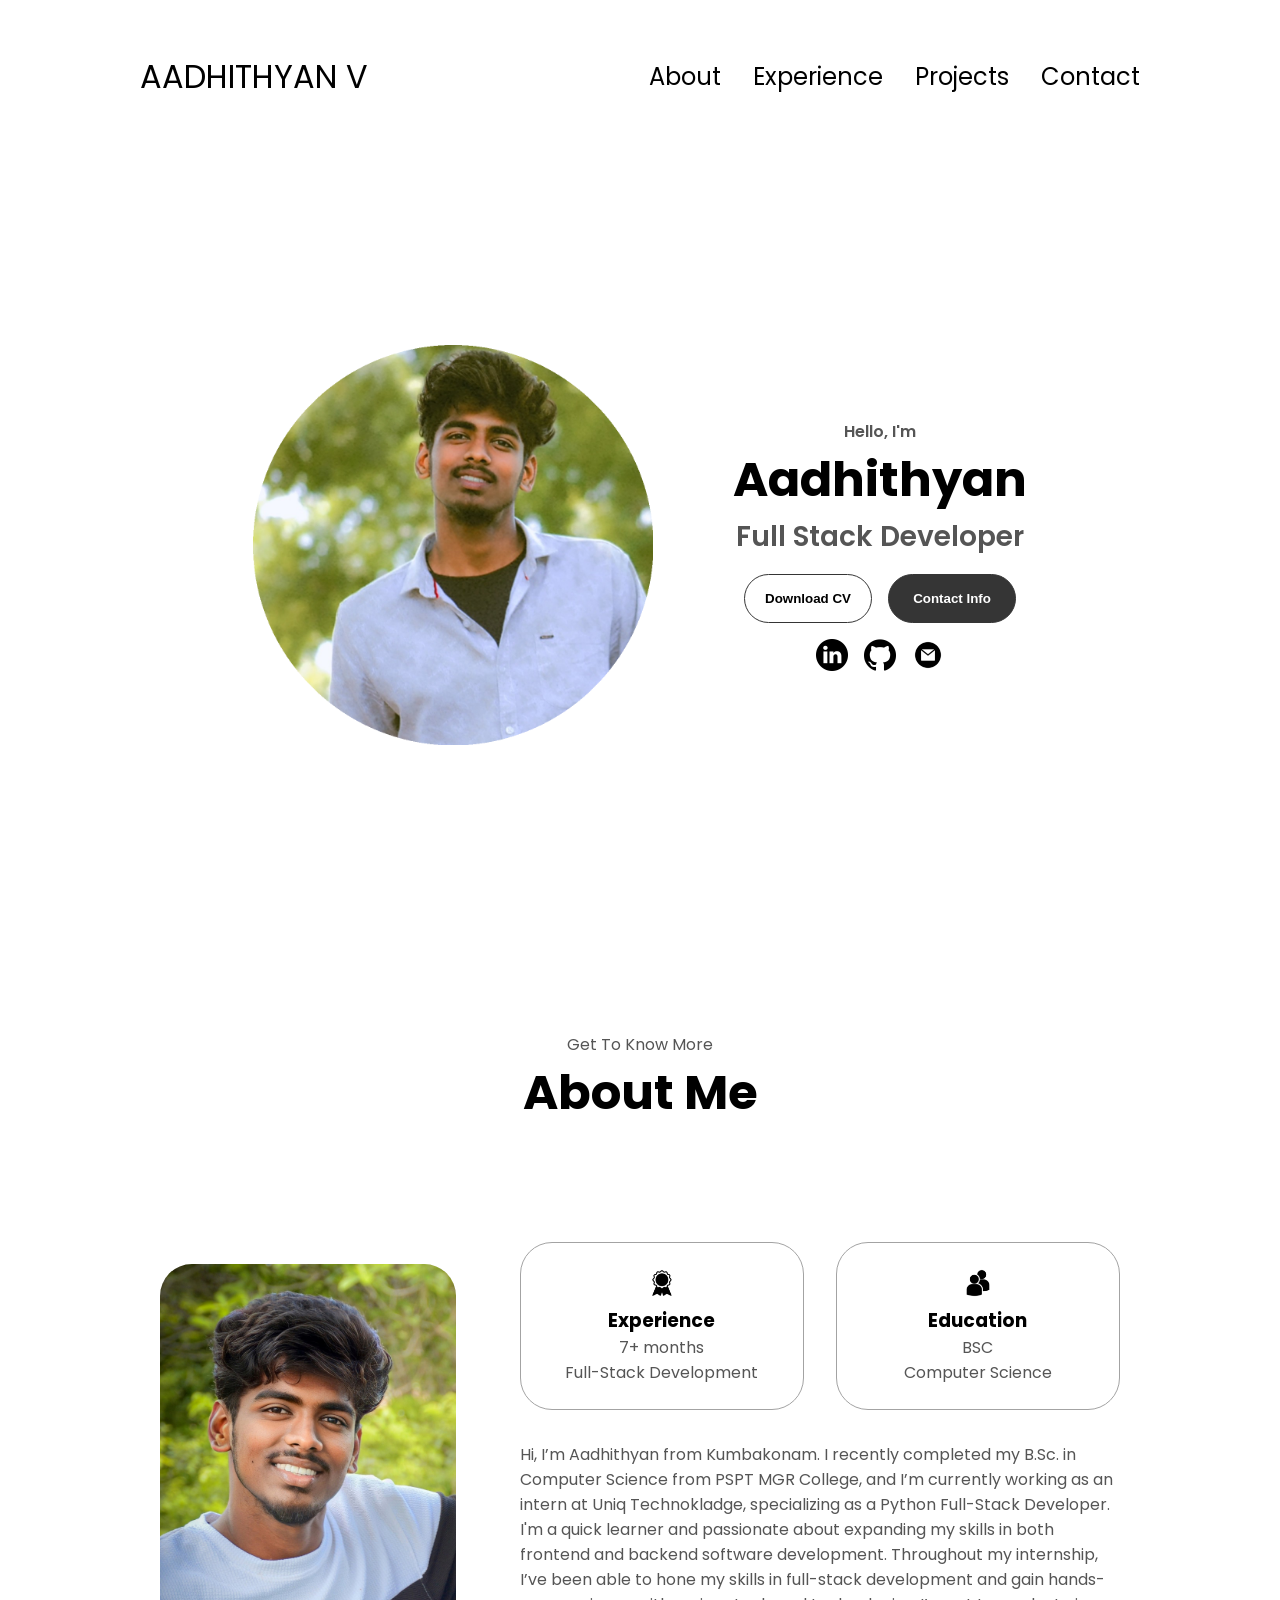
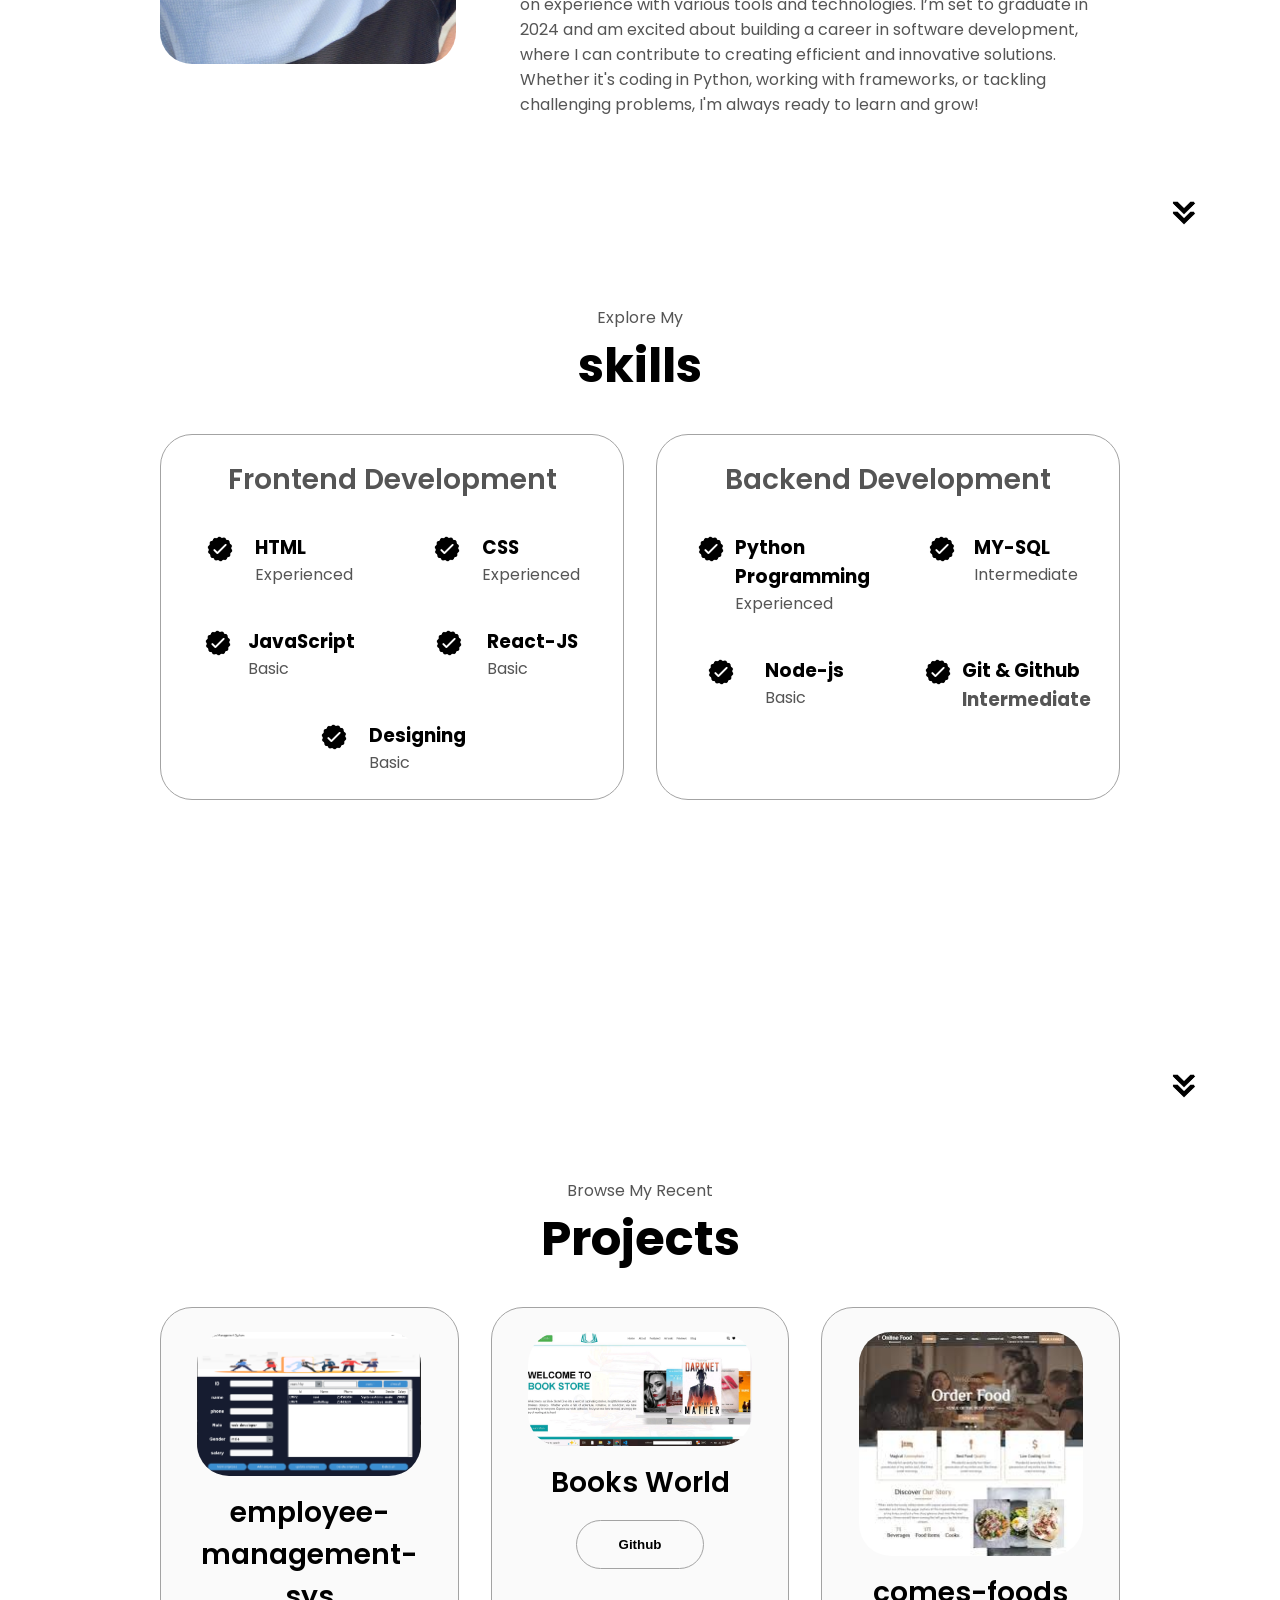
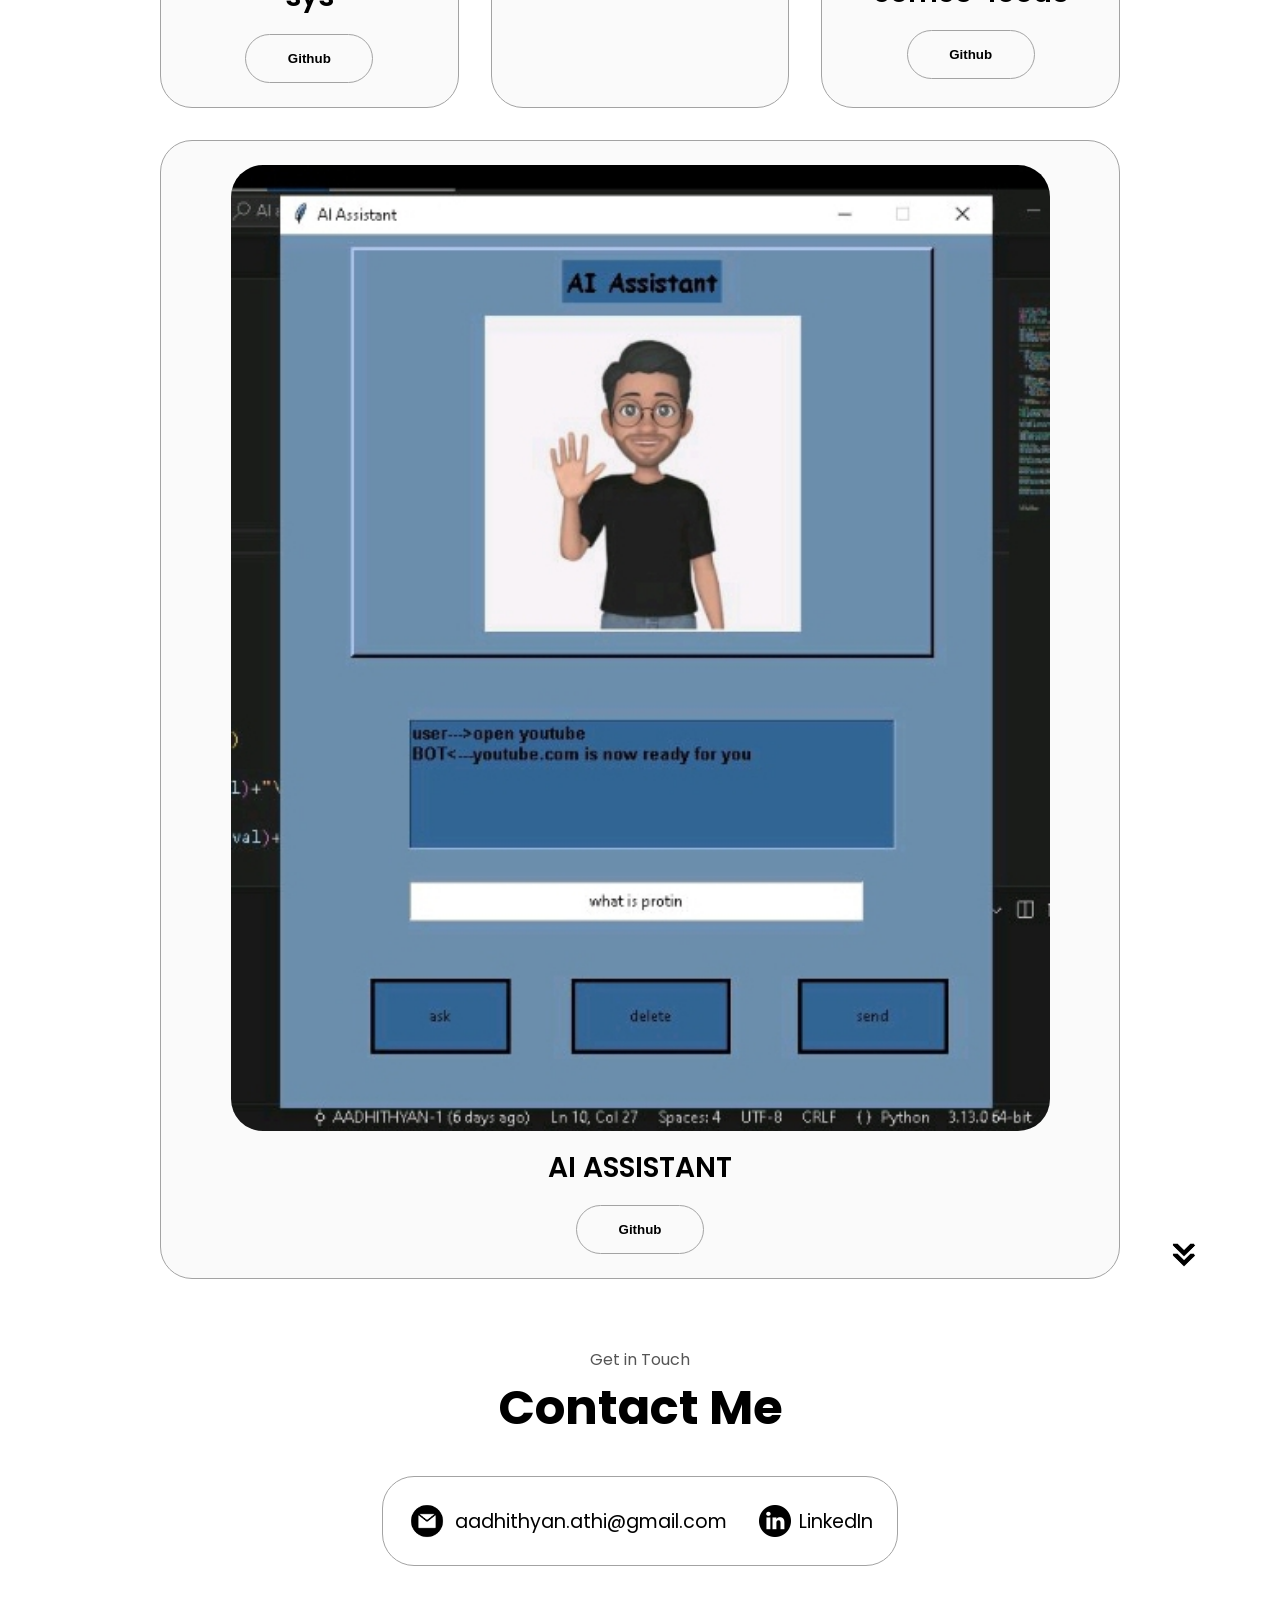
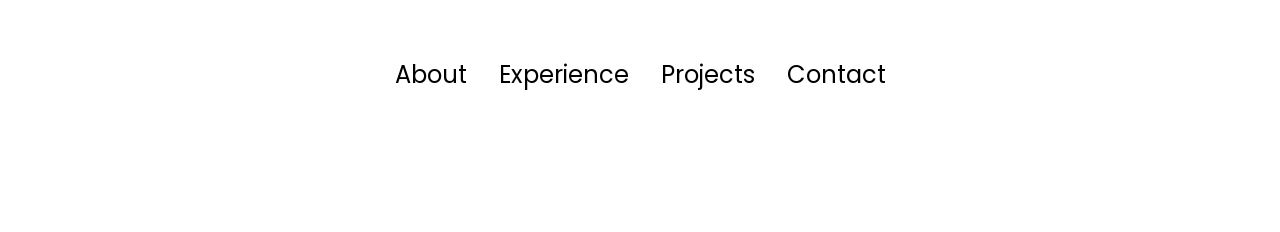
<file: index.html>
<!DOCTYPE html>
<html lang="en">
  <head>
    <meta charset="UTF-8" />
    <meta http-equiv="X-UA-Compatible" content="IE=edge" />
    <meta name="viewport" content="width=device-width, initial-scale=1.0" />
    <title>My Portfolio</title>
    <link rel="stylesheet" href="style.css" />
    <link rel="stylesheet" href="mediaqueries.css" />
  </head>
  <body>
    <nav id="desktop-nav">
      <div class="logo">AADHITHYAN V</div>
      <div>
        <ul class="nav-links">
          <li><a href="#about">About</a></li>
          <li><a href="#experience">Experience</a></li>
          <li><a href="#projects">Projects</a></li>
          <li><a href="#contact">Contact</a></li>
        </ul>
      </div>
    </nav>
    <nav id="hamburger-nav">
      <div class="logo">Aadhithyan</div>
      <div class="hamburger-menu">
        <div class="hamburger-icon" onclick="toggleMenu()">
          <span></span>
          <span></span>
          <span></span>
        </div>
        <div class="menu-links">
          <li><a href="#about" onclick="toggleMenu()">About</a></li>
          <li><a href="#experence" onclick="toggleMenu()">Experience</a></li>
          <li><a href="#projects" onclick="toggleMenu()">Projects</a></li>
          <li><a href="#contact" onclick="toggleMenu()">Contact</a></li>
        </div>
      </div>
    </nav>
    <section id="profile">
      <div class="section__pic-container">
        <img src="./assets/round_image (1).png" alt="aadhi profile picture" />
      </div>
      <div class="section__text">
        <p class="section__text__p1">Hello, I'm</p>
        <h1 class="title">Aadhithyan</h1>
        <p class="section__text__p2">Full Stack Developer</p>
        <div class="btn-container">
          <button
            class="btn btn-color-2"
            onclick="window.open('./assets/aadhiresume.pdf')"
          >
            Download CV
          </button>
          <button class="btn btn-color-1" onclick="location.href='./#contact'">
            Contact Info
          </button>
        </div>
        <div id="socials-container">
          <img
            src="./assets/linkedin.png"
            alt="My LinkedIn profile"
            class="icon"
            onclick="location.href='https://www.linkedin.com/in/aadhiaadhi'"
          />
          <img
            src="./assets/github.png"
            alt="My Github profile"
            class="icon"
            onclick="location.href='https://github.com/AADHITHYAN-1'"
          />
          <img 
          src="./assets/email.png"
          alt="my email"
          class="icon"
          onclick="location.href='mailto:aadhithyan.athi@gmail.com'">
        </div>
      </div>
    </section>
    <section id="about">
      <p class="section__text__p1">Get To Know More</p>
      <h1 class="title">About Me</h1>
      <div class="section-container">
        <div class="section__pic-container">
          <img
            src="./assets/aadhi3.jpg"
            alt="Profile picture"
            class="about-pic"
          />
        </div>
        <div class="about-details-container">
          <div class="about-containers">
            <div class="details-container">
              <img
                src="./assets/experience.png"
                alt="Experience icon"
                class="icon"
              />
              <h3>Experience</h3>
              <p>7+ months <br />Full-Stack Development</p>
            </div>
            <div class="details-container">
              <img
                src="./assets/education.png"
                alt="Education icon"
                class="icon"
              />
              <h3>Education</h3>
              <p>BSC<br>Computer Science</p>
            </div>
          </div>
          <div class="text-container">
            <p> Hi, I’m Aadhithyan from Kumbakonam. I recently completed my B.Sc. in Computer Science from 
              PSPT MGR College, and I’m currently working as an intern at Uniq Technokladge, specializing 
              as a Python Full-Stack Developer.
              I'm a quick learner and passionate about expanding my skills in both frontend and backend 
              software development. Throughout my internship, I’ve been able to hone my skills in full-stack development
                and gain hands-on experience with various tools and technologies.
                I’m set to graduate in 2024 and am excited about building a career in software development, where I can contribute to creating efficient and innovative solutions. Whether it's coding in Python, working with frameworks, or tackling challenging problems,
                  I'm always ready to learn and grow!
            </p>
          </div>
        </div>
      </div>
      <img
        src="./assets/arrow.png"
        alt="Arrow icon"
        class="icon arrow"
        onclick="location.href='./#experience'"
      />
    </section>
    <section id="experience">
      <p class="section__text__p1">Explore My</p>
      <h1 class="title">skills</h1>
      <div class="experience-details-container">
        <div class="about-containers">
          <div class="details-container">
            <h2 class="experience-sub-title">Frontend Development</h2>
            <div class="article-container">
              <article>
                <img
                  src="./assets/checkmark.png"
                  alt="Experience icon"
                  class="icon"
                />
                <div>
                  <h3>HTML</h3>
                  <p>Experienced</p>
                </div>
              </article>
              <article>
                <img
                  src="./assets/checkmark.png"
                  alt="Experience icon"
                  class="icon"
                />
                <div>
                  <h3>CSS</h3>
                  <p>Experienced</p>
                </div>
              </article>
              <article>
                <img
                  src="./assets/checkmark.png"
                  alt="Experience icon"
                  class="icon"
                />
                <div>
                  <h3>JavaScript</h3>
                  <p>Basic</p>
                </div>
              </article>
              <article>
                <img
                  src="./assets/checkmark.png"
                  alt="Experience icon"
                  class="icon"
                />
                <div>
                  <h3>React-JS</h3>
                  <p>Basic</p>
                </div>
              </article>
              <article>
                <img
                  src="./assets/checkmark.png"
                  alt="Experience icon"
                  class="icon"
                />
                <div>
                  <h3>Designing</h3>
                  <p>Basic</p>
                </div>
              </article>
            </div>
          </div>
          <div class="details-container">
            <h2 class="experience-sub-title">Backend Development</h2>
            <div class="article-container">
              <article>
                <img
                  src="./assets/checkmark.png"
                  alt="Experience icon"
                  class="icon"
                />
                <div>
                  <h3>Python Programming</h3>
                  <p>Experienced</p>
                </div>
              </article>
              <article>
                <img
                  src="./assets/checkmark.png"
                  alt="Experience icon"
                  class="icon"
                />
                <div>
                  <h3>MY-SQL</h3>
                  <p>Intermediate</p>
                </div>
              </article>
              <article>
                <img
                  src="./assets/checkmark.png"
                  alt="Experience icon"
                  class="icon"
                />
                <div>
                  <h3>Node-js</h3>
                  <p>Basic</p>
                </div>
              </article>
              <article>
                <img
                  src="./assets/checkmark.png"
                  alt="Experience icon"
                  class="icon"
                />
                <div>
                  <h3>Git & Github<h3>
                  <p>Intermediate</p>
                </div>
              </article>
            </div>
          </div>
        </div>
      </div>
      <img
        src="./assets/arrow.png"
        alt="Arrow icon"
        class="icon arrow"
        onclick="location.href='./#projects'"
      />
    </section>
    <section id="projects">
      <p class="section__text__p1">Browse My Recent</p>
      <h1 class="title">Projects</h1>
      <div class="experience-details-container">
        <div class="about-containers">
          <div class="details-container color-container">
            <div class="article-container">
              <img
                src="./assets/emp000.png"
                alt="Project 1"
                class="project-img"
              />
            </div>
            <h2 class="experience-sub-title project-title">employee-management-sys<h2>
            <div class="btn-container">
              <button
                class="btn btn-color-2 project-btn"
                onclick="location.href='https://github.com/AADHITHYAN-1/employee-management-sys/tree/main/__pycache__'"
              >
                Github
            </button>
            </div>
          </div>
          <div class="details-container color-container">
            <div class="article-container">
              <img
                src="./assets/books pro.jpg"
                alt="Project 2"
                class="project-img"
              />
            </div>
            <h2 class="experience-sub-title project-title">Books World</h2>
            <div class="btn-container">
              <button
                class="btn btn-color-2 project-btn"
                onclick="location.href='https://github.com/AADHITHYAN-1/BOOKS-STORE'"
              >
                Github
              </button>

             
            </div>
          </div>
          <div class="details-container color-container">
            <div class="article-container">
              <img
                src="./assets/food.jpg"
                alt="Project 2"
                class="project-img"
              />
            </div>
            <h2 class="experience-sub-title project-title">comes-foods</h2>
            <div class="btn-container">
              <button
                class="btn btn-color-2 project-btn"
                onclick="location.href='https://github.com/AADHITHYAN-1/comes-foods-pro'"
              >
                Github
              </button>
            </div>
          </div>
          <div class="details-container color-container">
            <div class="article-container">
              <img
                src="./assets/pro.jpg"
                alt="Project 3"
                class="project-img"
              />
            </div>
            <h2 class="experience-sub-title project-title">AI ASSISTANT</h2>
            <div class="btn-container">
              <button
                class="btn btn-color-2 project-btn"
                onclick="location.href='https://github.com/AADHITHYAN-1/AI-assistant'"
              >
                Github
              </button>
            </div>
          </div>
        </div>
      </div>
      <img
        src="./assets/arrow.png"
        alt="Arrow icon"
        class="icon arrow"
        onclick="location.href='./#contact'"
      />
    </section>
    <section id="contact">
      <p class="section__text__p1">Get in Touch</p>
      <h1 class="title">Contact Me</h1>
      <div class="contact-info-upper-container">
        <div class="contact-info-container">
          <img
            src="./assets/email.png"
            alt="Email icon"
            class="icon contact-icon email-icon"
          />
          <p><a href="mailto:aadhithyan.athi@gmail.com">aadhithyan.athi@gmail.com</a></p>
        </div>
        <div class="contact-info-container">
          <img
            src="./assets/linkedin.png"
            alt="LinkedIn icon"
            class="icon contact-icon"
          />
          <p><a href="https://www.linkedin.com/in/aadhiaadhi">LinkedIn</a></p>
        </div>
      </div>
    </section>
    <footer>
      <nav>
        <div class="nav-links-container">
          <ul class="nav-links">
            <li><a href="#about">About</a></li>
            <li><a href="#experience">Experience</a></li>
            <li><a href="#projects">Projects</a></li>
            <li><a href="#contact">Contact</a></li>
          </ul>
        </div>
      </nav>
    </footer>
    <script src="script.js"></script>
  </body>
</html>
</file>
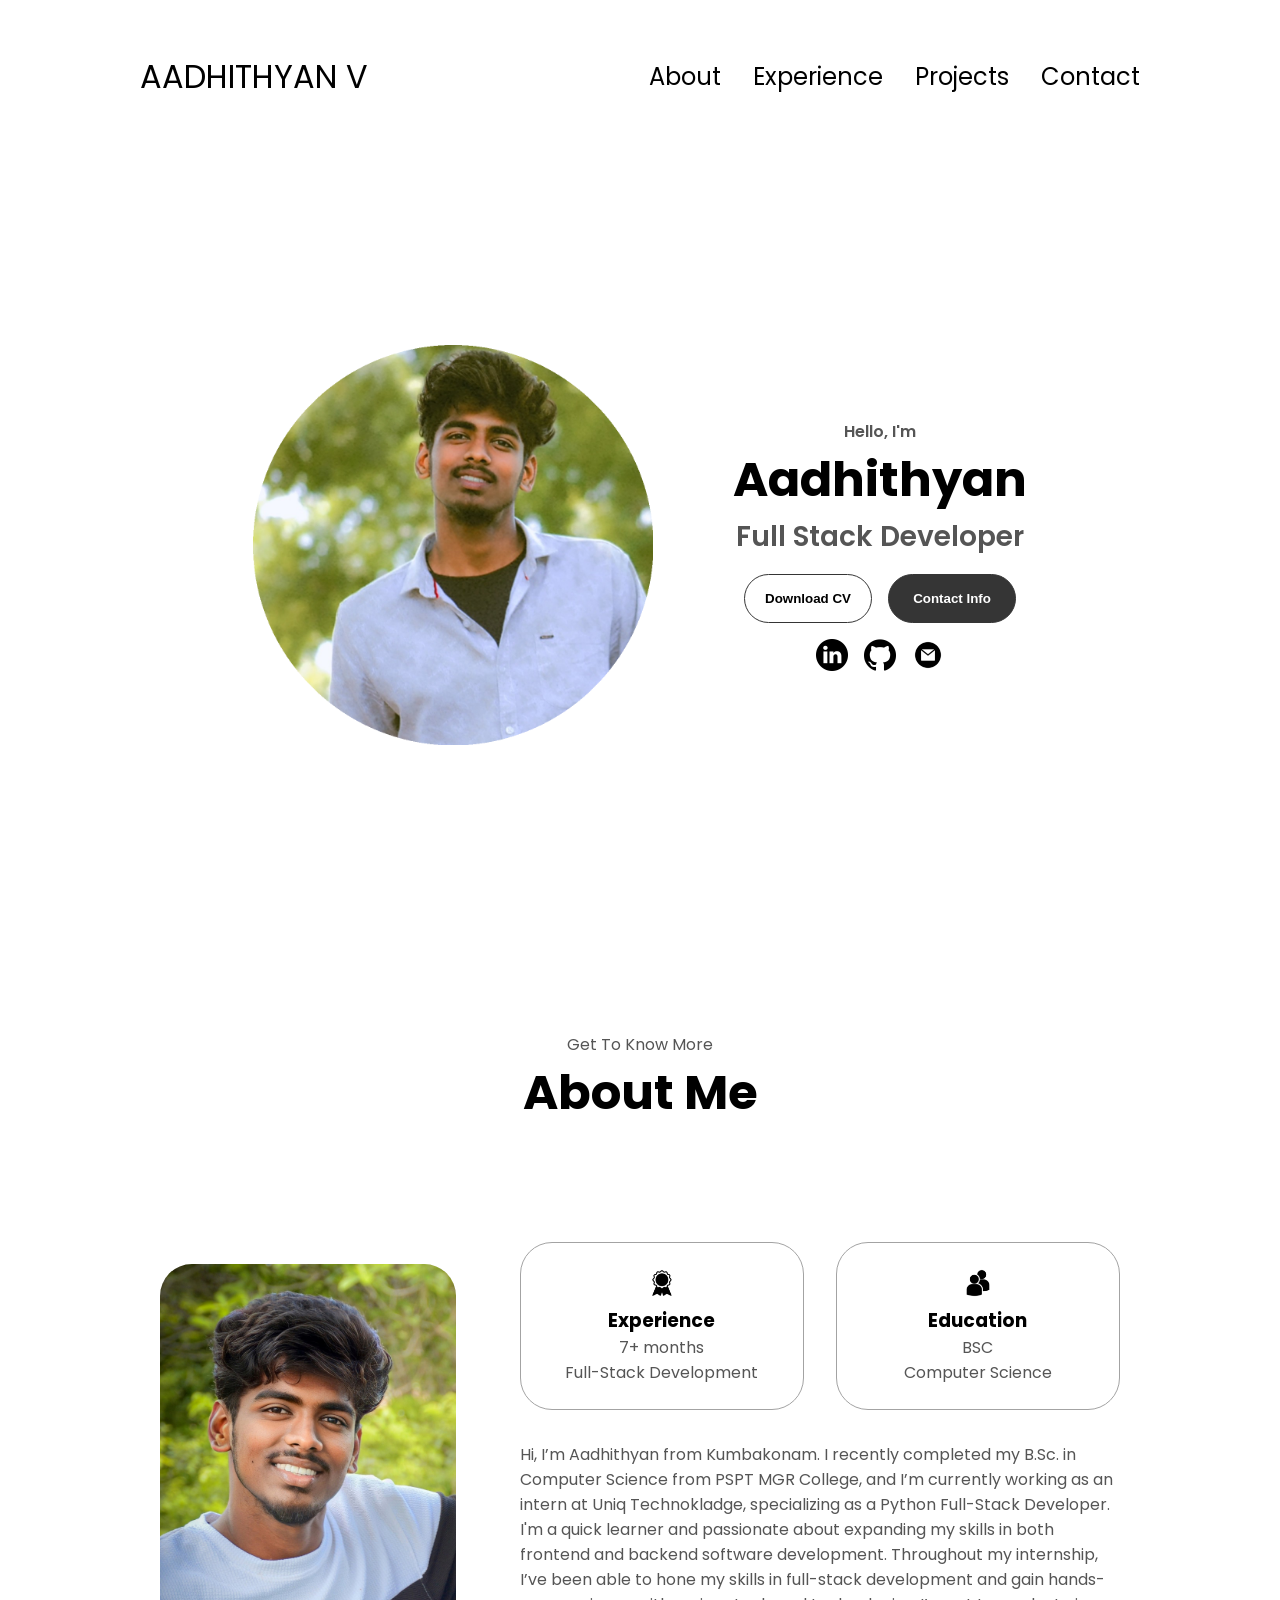
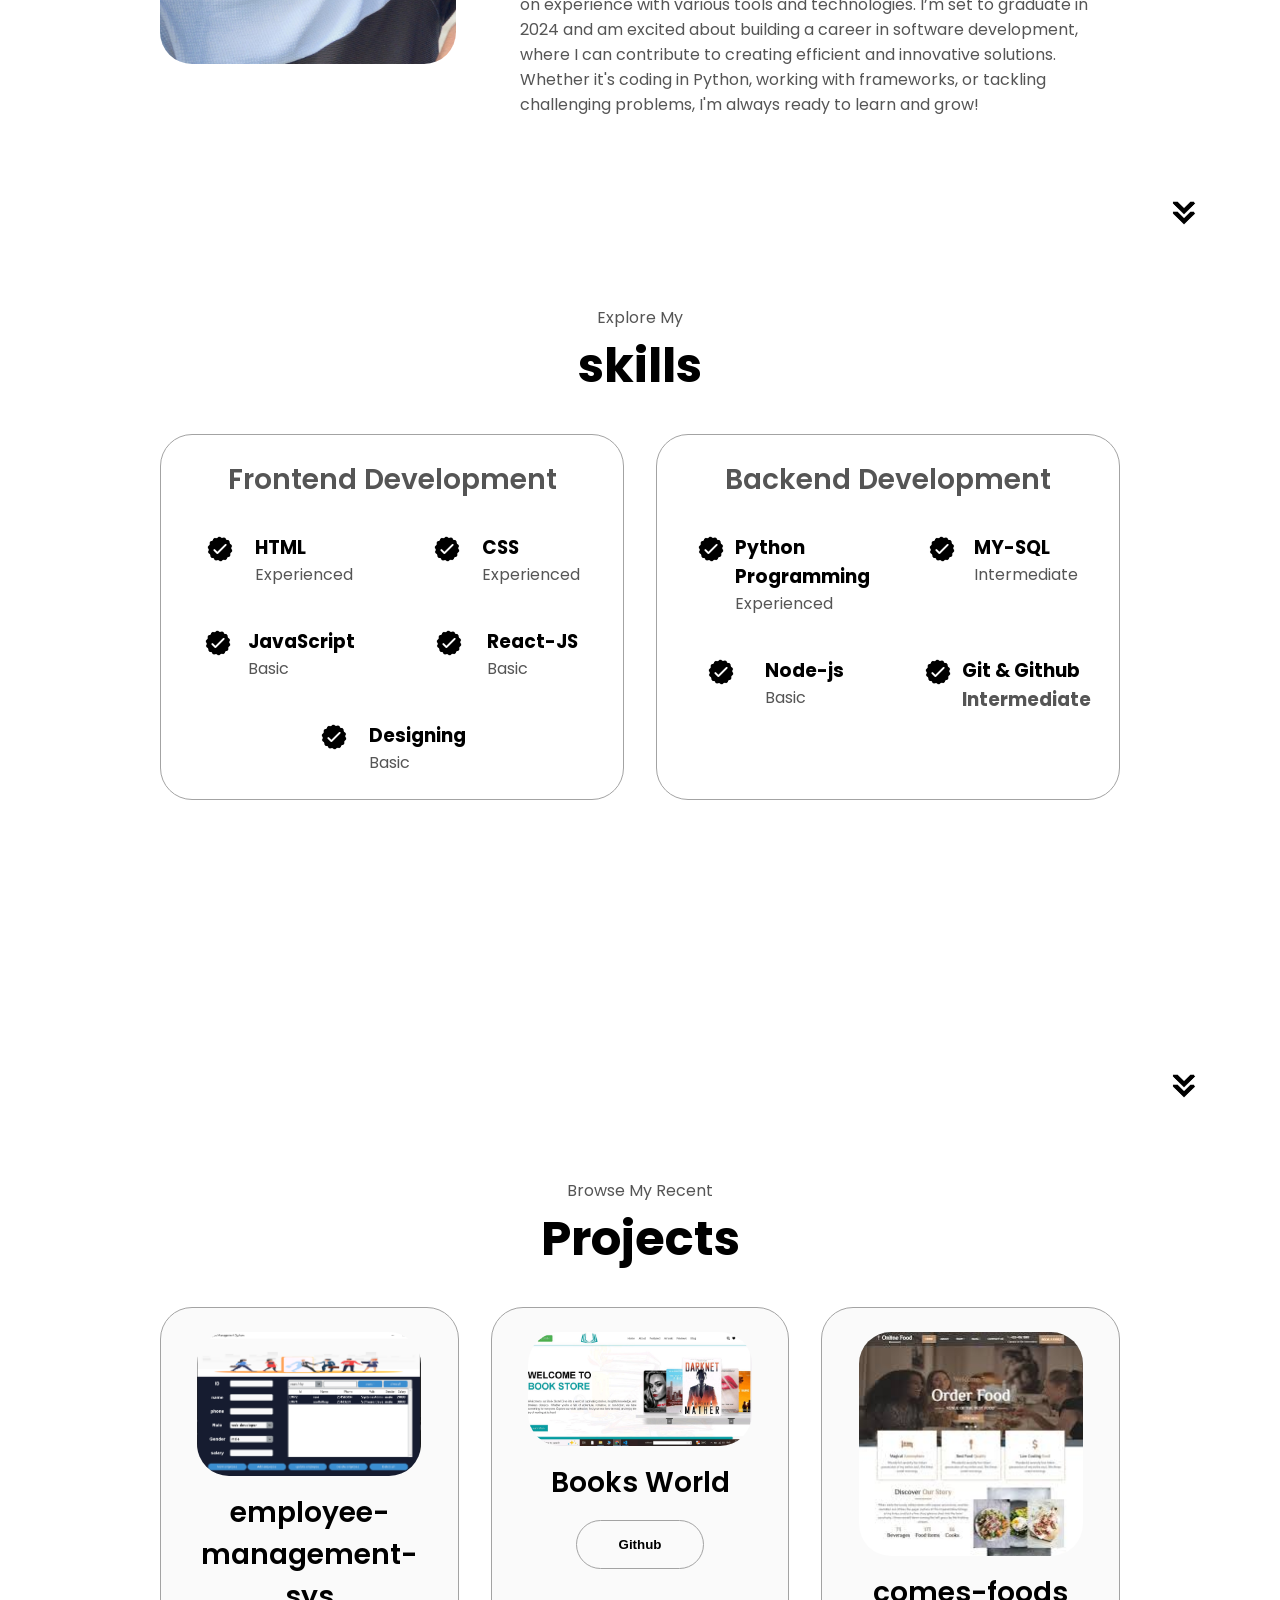
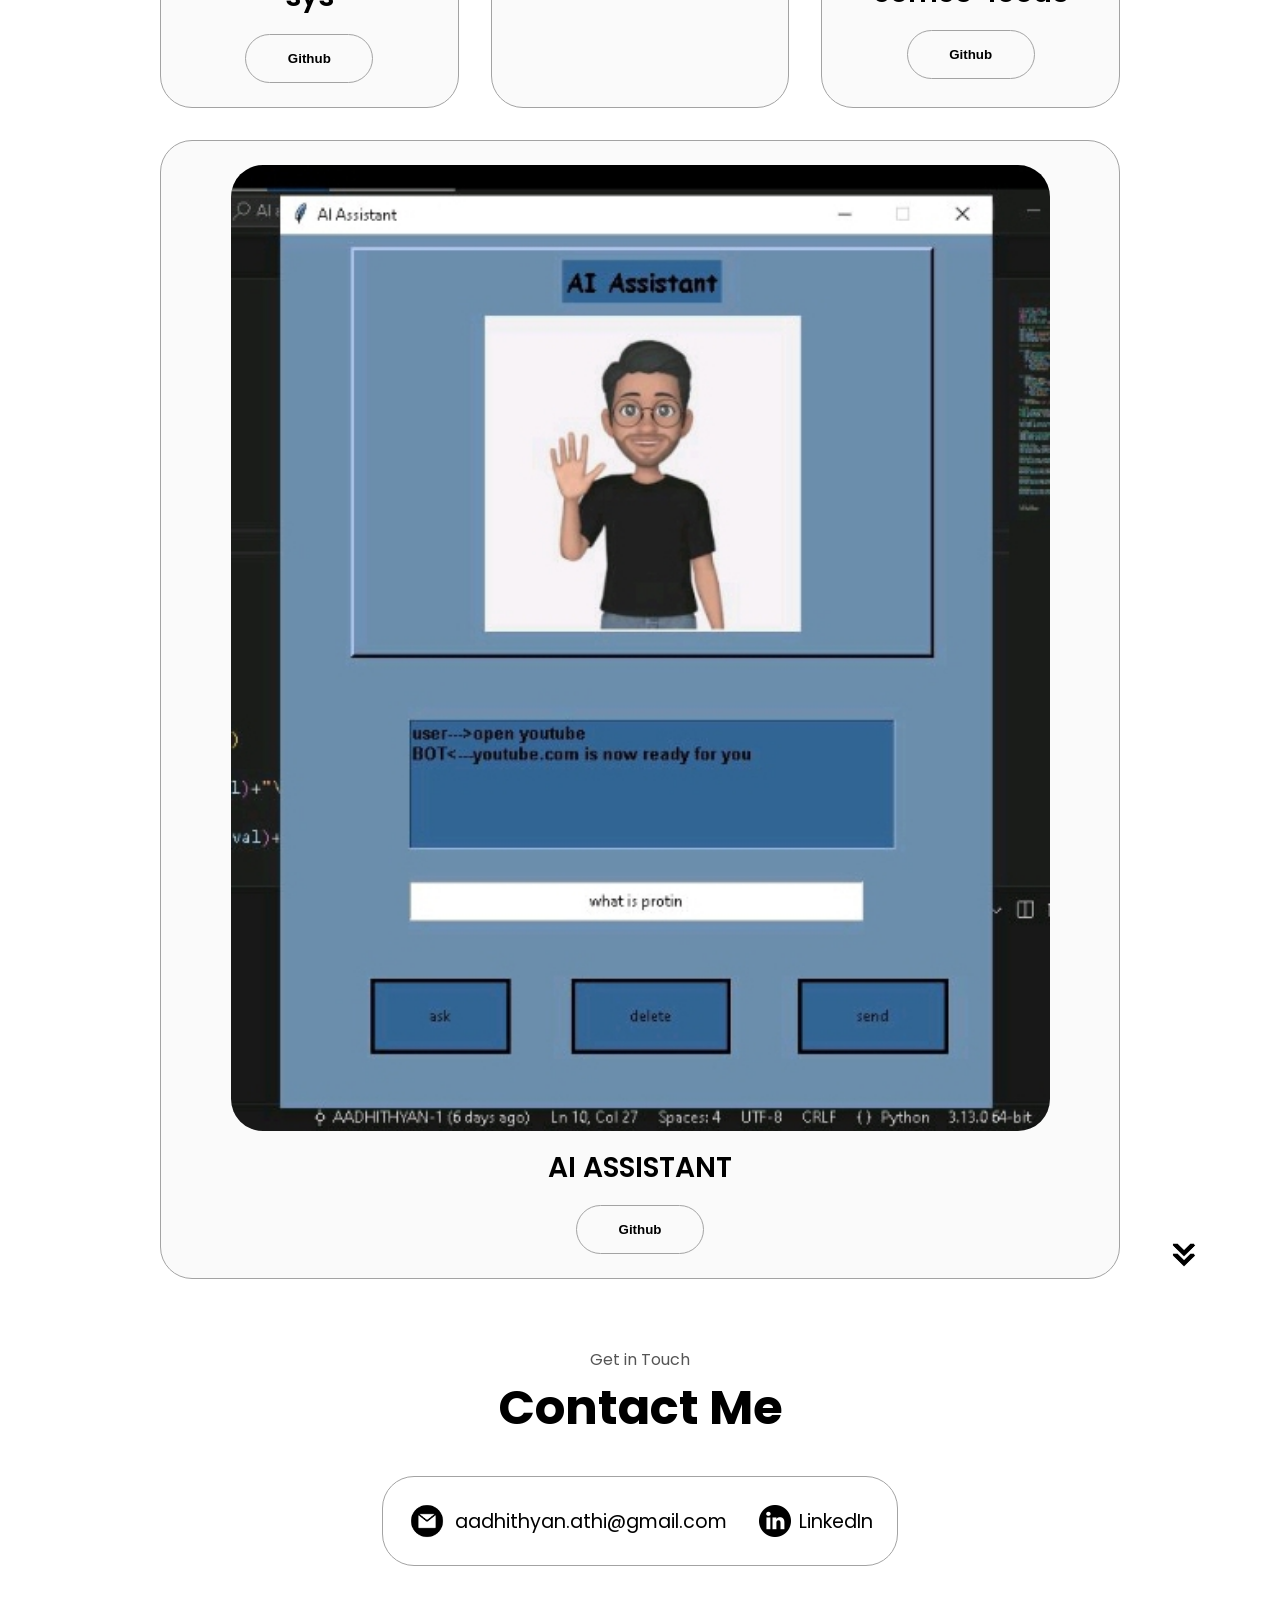
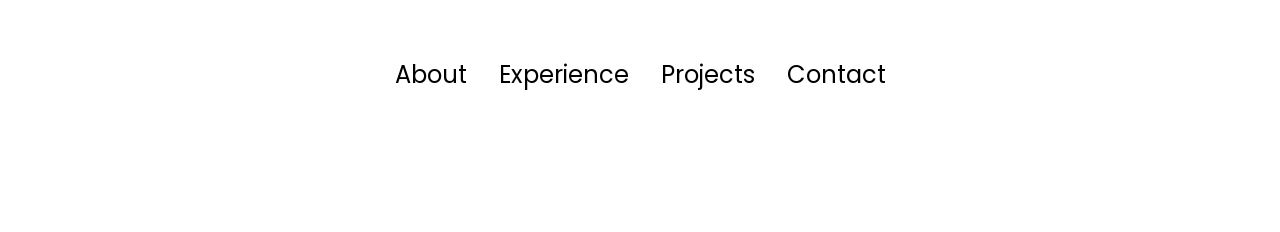
<file: html-css-js-portfolio-tutorial-2-main/index.html>
<!DOCTYPE html>
<html lang="en">
  <head>
    <meta charset="UTF-8" />
    <meta http-equiv="X-UA-Compatible" content="IE=edge" />
    <meta name="viewport" content="width=device-width, initial-scale=1.0" />
    <title>My Portfolio</title>
    <link rel="stylesheet" href="style.css" />
    <link rel="stylesheet" href="mediaqueries.css" />
  </head>
  <body>
    <nav id="desktop-nav">
      <div class="logo">AADHITHYAN V</div>
      <div>
        <ul class="nav-links">
          <li><a href="#about">About</a></li>
          <li><a href="#experience">Experience</a></li>
          <li><a href="#projects">Projects</a></li>
          <li><a href="#contact">Contact</a></li>
        </ul>
      </div>
    </nav>
    <nav id="hamburger-nav">
      <div class="logo">Aadhithyan</div>
      <div class="hamburger-menu">
        <div class="hamburger-icon" onclick="toggleMenu()">
          <span></span>
          <span></span>
          <span></span>
        </div>
        <div class="menu-links">
          <li><a href="#about" onclick="toggleMenu()">About</a></li>
          <li><a href="#experence" onclick="toggleMenu()">Experience</a></li>
          <li><a href="#projects" onclick="toggleMenu()">Projects</a></li>
          <li><a href="#contact" onclick="toggleMenu()">Contact</a></li>
        </div>
      </div>
    </nav>
    <section id="profile">
      <div class="section__pic-container">
        <img src="./assets/round_image (1).png" alt="aadhi profile picture" />
      </div>
      <div class="section__text">
        <p class="section__text__p1">Hello, I'm</p>
        <h1 class="title">Aadhithyan</h1>
        <p class="section__text__p2">Full Stack Developer</p>
        <div class="btn-container">
          <button
            class="btn btn-color-2"
            onclick="window.open('./assets/aadhires.pdf')"
          >
            Download CV
          </button>
          <button class="btn btn-color-1" onclick="location.href='./#contact'">
            Contact Info
          </button>
        </div>
        <div id="socials-container">
          <img
            src="./assets/linkedin.png"
            alt="My LinkedIn profile"
            class="icon"
            onclick="location.href='https://www.linkedin.com/in/aadhiaadhi'"
          />
          <img
            src="./assets/github.png"
            alt="My Github profile"
            class="icon"
            onclick="location.href='https://github.com/AADHITHYAN-1'"
          />
          <img 
          src="./assets/email.png"
          alt="my email"
          class="icon"
          onclick="location.href='mailto:aadhithyan.athi@gmail.com'">
        </div>
      </div>
    </section>
    <section id="about">
      <p class="section__text__p1">Get To Know More</p>
      <h1 class="title">About Me</h1>
      <div class="section-container">
        <div class="section__pic-container">
          <img
            src="./assets/aadhi3.jpg"
            alt="Profile picture"
            class="about-pic"
          />
        </div>
        <div class="about-details-container">
          <div class="about-containers">
            <div class="details-container">
              <img
                src="./assets/experience.png"
                alt="Experience icon"
                class="icon"
              />
              <h3>Experience</h3>
              <p>7+ months <br />Full-Stack Development</p>
            </div>
            <div class="details-container">
              <img
                src="./assets/education.png"
                alt="Education icon"
                class="icon"
              />
              <h3>Education</h3>
              <p>BSC<br>Computer Science</p>
            </div>
          </div>
          <div class="text-container">
            <p> Hi, I’m Aadhithyan from Kumbakonam. I recently completed my B.Sc. in Computer Science from 
              PSPT MGR College, and I’m currently working as an intern at Uniq Technokladge, specializing 
              as a Python Full-Stack Developer.
              I'm a quick learner and passionate about expanding my skills in both frontend and backend 
              software development. Throughout my internship, I’ve been able to hone my skills in full-stack development
                and gain hands-on experience with various tools and technologies.
                I’m set to graduate in 2024 and am excited about building a career in software development, where I can contribute to creating efficient and innovative solutions. Whether it's coding in Python, working with frameworks, or tackling challenging problems,
                  I'm always ready to learn and grow!
            </p>
          </div>
        </div>
      </div>
      <img
        src="./assets/arrow.png"
        alt="Arrow icon"
        class="icon arrow"
        onclick="location.href='./#experience'"
      />
    </section>
    <section id="experience">
      <p class="section__text__p1">Explore My</p>
      <h1 class="title">skills</h1>
      <div class="experience-details-container">
        <div class="about-containers">
          <div class="details-container">
            <h2 class="experience-sub-title">Frontend Development</h2>
            <div class="article-container">
              <article>
                <img
                  src="./assets/checkmark.png"
                  alt="Experience icon"
                  class="icon"
                />
                <div>
                  <h3>HTML</h3>
                  <p>Experienced</p>
                </div>
              </article>
              <article>
                <img
                  src="./assets/checkmark.png"
                  alt="Experience icon"
                  class="icon"
                />
                <div>
                  <h3>CSS</h3>
                  <p>Experienced</p>
                </div>
              </article>
              <article>
                <img
                  src="./assets/checkmark.png"
                  alt="Experience icon"
                  class="icon"
                />
                <div>
                  <h3>JavaScript</h3>
                  <p>Basic</p>
                </div>
              </article>
              <article>
                <img
                  src="./assets/checkmark.png"
                  alt="Experience icon"
                  class="icon"
                />
                <div>
                  <h3>React-JS</h3>
                  <p>Basic</p>
                </div>
              </article>
              <article>
                <img
                  src="./assets/checkmark.png"
                  alt="Experience icon"
                  class="icon"
                />
                <div>
                  <h3>Designing</h3>
                  <p>Basic</p>
                </div>
              </article>
            </div>
          </div>
          <div class="details-container">
            <h2 class="experience-sub-title">Backend Development</h2>
            <div class="article-container">
              <article>
                <img
                  src="./assets/checkmark.png"
                  alt="Experience icon"
                  class="icon"
                />
                <div>
                  <h3>Python Programming</h3>
                  <p>Experienced</p>
                </div>
              </article>
              <article>
                <img
                  src="./assets/checkmark.png"
                  alt="Experience icon"
                  class="icon"
                />
                <div>
                  <h3>MY-SQL</h3>
                  <p>Intermediate</p>
                </div>
              </article>
              <article>
                <img
                  src="./assets/checkmark.png"
                  alt="Experience icon"
                  class="icon"
                />
                <div>
                  <h3>Node-js</h3>
                  <p>Basic</p>
                </div>
              </article>
              <article>
                <img
                  src="./assets/checkmark.png"
                  alt="Experience icon"
                  class="icon"
                />
                <div>
                  <h3>Git & Github<h3>
                  <p>Intermediate</p>
                </div>
              </article>
            </div>
          </div>
        </div>
      </div>
      <img
        src="./assets/arrow.png"
        alt="Arrow icon"
        class="icon arrow"
        onclick="location.href='./#projects'"
      />
    </section>
    <section id="projects">
      <p class="section__text__p1">Browse My Recent</p>
      <h1 class="title">Projects</h1>
      <div class="experience-details-container">
        <div class="about-containers">
          <div class="details-container color-container">
            <div class="article-container">
              <img
                src="./assets/emp000.png"
                alt="Project 1"
                class="project-img"
              />
            </div>
            <h2 class="experience-sub-title project-title">employee-management-sys<h2>
            <div class="btn-container">
              <button
                class="btn btn-color-2 project-btn"
                onclick="location.href='https://github.com/AADHITHYAN-1/employee-management-sys/tree/main/__pycache__'"
              >
                Github
            </button>
            </div>
          </div>
          <div class="details-container color-container">
            <div class="article-container">
              <img
                src="./assets/books pro.jpg"
                alt="Project 2"
                class="project-img"
              />
            </div>
            <h2 class="experience-sub-title project-title">Books World</h2>
            <div class="btn-container">
              <button
                class="btn btn-color-2 project-btn"
                onclick="location.href='https://github.com/AADHITHYAN-1/BOOKS-STORE'"
              >
                Github
              </button>

             
            </div>
          </div>
          <div class="details-container color-container">
            <div class="article-container">
              <img
                src="./assets/food.jpg"
                alt="Project 2"
                class="project-img"
              />
            </div>
            <h2 class="experience-sub-title project-title">comes-foods</h2>
            <div class="btn-container">
              <button
                class="btn btn-color-2 project-btn"
                onclick="location.href='https://github.com/AADHITHYAN-1/comes-foods-pro'"
              >
                Github
              </button>
            </div>
          </div>
          <div class="details-container color-container">
            <div class="article-container">
              <img
                src="./assets/pro.jpg"
                alt="Project 3"
                class="project-img"
              />
            </div>
            <h2 class="experience-sub-title project-title">AI ASSISTANT</h2>
            <div class="btn-container">
              <button
                class="btn btn-color-2 project-btn"
                onclick="location.href='https://github.com/AADHITHYAN-1/AI-assistant'"
              >
                Github
              </button>
            </div>
          </div>
        </div>
      </div>
      <img
        src="./assets/arrow.png"
        alt="Arrow icon"
        class="icon arrow"
        onclick="location.href='./#contact'"
      />
    </section>
    <section id="contact">
      <p class="section__text__p1">Get in Touch</p>
      <h1 class="title">Contact Me</h1>
      <div class="contact-info-upper-container">
        <div class="contact-info-container">
          <img
            src="./assets/email.png"
            alt="Email icon"
            class="icon contact-icon email-icon"
          />
          <p><a href="mailto:aadhithyan.athi@gmail.com">aadhithyan.athi@gmail.com</a></p>
        </div>
        <div class="contact-info-container">
          <img
            src="./assets/linkedin.png"
            alt="LinkedIn icon"
            class="icon contact-icon"
          />
          <p><a href="https://www.linkedin.com/in/aadhiaadhi">LinkedIn</a></p>
        </div>
      </div>
    </section>
    <footer>
      <nav>
        <div class="nav-links-container">
          <ul class="nav-links">
            <li><a href="#about">About</a></li>
            <li><a href="#experience">Experience</a></li>
            <li><a href="#projects">Projects</a></li>
            <li><a href="#contact">Contact</a></li>
          </ul>
        </div>
      </nav>
    </footer>
    <script src="script.js"></script>
  </body>
</html>
</file>
<file: style.css>
/* GENERAL */

@import url("https://fonts.googleapis.com/css2?family=Poppins:wght@300;400;500;600&display=swap");

* {
  margin: 0;
  padding: 0;
}

body {
  font-family: "Poppins", sans-serif;
}

html {
  scroll-behavior: smooth;
}

p {
  color: rgb(85, 85, 85);
}

/* TRANSITION */

a,
.btn {
  transition: all 300ms ease;
}

/* DESKTOP NAV */

nav,
.nav-links {
  display: flex;
}

nav {
  justify-content: space-around;
  align-items: center;
  height: 17vh;
}

.nav-links {
  gap: 2rem;
  list-style: none;
  font-size: 1.5rem;
}

a {
  color: black;
  text-decoration: none;
  text-decoration-color: white;
}

a:hover {
  color: grey;
  text-decoration: underline;
  text-underline-offset: 1rem;
  text-decoration-color: rgb(181, 181, 181);
}

.logo {
  font-size: 2rem;
}

.logo:hover {
  cursor: default;
}

/* HAMBURGER MENU */

#hamburger-nav {
  display: none;
}

.hamburger-menu {
  position: relative;
  display: inline-block;
}

.hamburger-icon {
  display: flex;
  flex-direction: column;
  justify-content: space-between;
  height: 24px;
  width: 30px;
  cursor: pointer;
}

.hamburger-icon span {
  width: 100%;
  height: 2px;
  background-color: black;
  transition: all 0.3 ease-in-out;
}

.menu-links {
  position: absolute;
  top: 100%;
  right: 0;
  background-color: white;
  width: fit-content;
  max-height: 0;
  overflow: hidden;
  transition: all 0.3 ease-in-out;
}

.menu-links a {
  display: block;
  padding: 10px;
  text-align: center;
  font-size: 1.5rem;
  color: black;
  text-decoration: none;
  transition: all 0.3 ease-in-out;
}

.menu-links li {
  list-style: none;
}

.menu-links.open {
  max-height: 300px;
}

.hamburger-icon.open span:first-child {
  transform: rotate(45deg) translate(10px, 5px);
}

.hamburger-icon.open span:nth-child(2) {
  opacity: 0;
}

.hamburger-icon.open span:last-child {
  transform: rotate(-45deg) translate(10px, -5px);
}

.hamburger-icon span:first-child {
  transform: none;
}

.hamburger-icon span:first-child {
  opacity: 1;
}

.hamburger-icon span:first-child {
  transform: none;
}

/* SECTIONS */

section {
  padding-top: 4vh;
  height: 97vh;
  margin: 0 10rem;
  box-sizing: border-box;
  min-height: fit-content;
}

.section-container {
  display: flex;
}

/* PROFILE SECTION */

#profile {
  display: flex;
  justify-content: center;
  gap: 5rem;
  height: 80vh;
}

.section__pic-container {
  display: flex;
  height: 400px;
  width: 400px;
  margin: auto 0;
}

.section__text {
  align-self: center;
  text-align: center;
}

.section__text p {
  font-weight: 600;
}

.section__text__p1 {
  text-align: center;
}

.section__text__p2 {
  font-size: 1.75rem;
  margin-bottom: 1rem;
}

.title {
  font-size: 3rem;
  text-align: center;
}

#socials-container {
  display: flex;
  justify-content: center;
  margin-top: 1rem;
  gap: 1rem;
}

/* ICONS */

.icon {
  cursor: pointer;
  height: 2rem;
}

/* BUTTONS */

.btn-container {
  display: flex;
  justify-content: center;
  gap: 1rem;
}

.btn {
  font-weight: 600;
  transition: all 300ms ease;
  padding: 1rem;
  width: 8rem;
  border-radius: 2rem;
}

.btn-color-1,
.btn-color-2 {
  border: rgb(53, 53, 53) 0.1rem solid;
}

.btn-color-1:hover,
.btn-color-2:hover {
  cursor: pointer;
}

.btn-color-1,
.btn-color-2:hover {
  background: rgb(53, 53, 53);
  color: white;
}

.btn-color-1:hover {
  background: rgb(0, 0, 0);
}

.btn-color-2 {
  background: none;
}

.btn-color-2:hover {
  border: rgb(255, 255, 255) 0.1rem solid;
}

.btn-container {
  gap: 1rem;
}

/* ABOUT SECTION */

#about {
  position: relative;
}

.about-containers {
  gap: 2rem;
  margin-bottom: 2rem;
  margin-top: 2rem;
}

.about-details-container {
  justify-content: center;
  flex-direction: column;
}

.about-containers,
.about-details-container {
  display: flex;
}

.about-pic {
  border-radius: 2rem;
}

.arrow {
  position: absolute;
  right: -5rem;
  bottom: 2.5rem;
}

.details-container {
  padding: 1.5rem;
  flex: 1;
  background: white;
  border-radius: 2rem;
  border: rgb(53, 53, 53) 0.1rem solid;
  border-color: rgb(163, 163, 163);
  text-align: center;
}

.section-container {
  gap: 4rem;
  height: 80%;
}

.section__pic-container {
  height: 400px;
  width: 400px;
  margin: auto 0;
}

/* EXPERIENCE SECTION */

#experience {
  position: relative;
}

.experience-sub-title {
  color: rgb(85, 85, 85);
  font-weight: 600;
  font-size: 1.75rem;
  margin-bottom: 2rem;
}

.experience-details-container {
  display: flex;
  justify-content: center;
  flex-direction: column;
}

.article-container {
  display: flex;
  text-align: initial;
  flex-wrap: wrap;
  flex-direction: row;
  gap: 2.5rem;
  justify-content: space-around;
}

article {
  display: flex;
  width: 10rem;
  justify-content: space-around;
  gap: 0.5rem;
}

article .icon {
  cursor: default;
}

/* PROJECTS SECTION */

#projects {
  position: relative;
}

.color-container {
  border-color: rgb(163, 163, 163);
  background: rgb(250, 250, 250);
}

.project-img {
  border-radius: 2rem;
  width: 90%;
  height: 90%;
}

.project-title {
  margin: 1rem;
  color: black;
}

.project-btn {
  color: black;
  border-color: rgb(163, 163, 163);
}

/* CONTACT */

#contact {
  display: flex;
  justify-content: center;
  flex-direction: column;
  height: 70vh;
}

.contact-info-upper-container {
  display: flex;
  justify-content: center;
  border-radius: 2rem;
  border: rgb(53, 53, 53) 0.1rem solid;
  border-color: rgb(163, 163, 163);
  background: (250, 250, 250);
  margin: 2rem auto;
  padding: 0.5rem;
}

.contact-info-container {
  display: flex;
  align-items: center;
  justify-content: center;
  gap: 0.5rem;
  margin: 1rem;
}

.contact-info-container p {
  font-size: larger;
}

.contact-icon {
  cursor: default;
}

.email-icon {
  height: 2.5rem;
}

/* FOOTER SECTION */

footer {
  height: 26vh;
  margin: 0 1rem;
}

footer p {
  text-align: center;
}
</file>
<file: mediaqueries.css>
@media screen and (max-width: 1400px) {
  #profile {
    height: 83vh;
    margin-bottom: 6rem;
  }
  .about-containers {
    flex-wrap: wrap;
  }
  #contact,
  #projects {
    height: fit-content;
  }
}

@media screen and (max-width: 1200px) {
  #desktop-nav {
    display: none;
  }
  #hamburger-nav {
    display: flex;
  }
  #experience,
  .experience-details-container {
    margin-top: 2rem;
  }
  #profile,
  .section-container {
    display: block;
  }
  .arrow {
    display: none;
  }
  section,
  .section-container {
    height: fit-content;
  }
  section {
    margin: 0 5%;
  }
  .section__pic-container {
    width: 275px;
    height: 275px;
    margin: 0 auto 2rem;
  }
  .about-containers {
    margin-top: 0;
  }
}

@media screen and (max-width: 600px) {
  #contact,
  footer {
    height: 40vh;
  }
  #profile {
    height: 83vh;
    margin-bottom: 0;
  }
  article {
    font-size: 1rem;
  }
  footer nav {
    height: fit-content;
    margin-bottom: 2rem;
  }
  .about-containers,
  .contact-info-upper-container,
  .btn-container {
    flex-wrap: wrap;
  }
  .contact-info-container {
    margin: 0;
  }
  .contact-info-container p,
  .nav-links li a {
    font-size: 1rem;
  }
  .experience-sub-title {
    font-size: 1.25rem;
  }
  .logo {
    font-size: 1.5rem;
  }
  .nav-links {
    flex-direction: column;
    gap: 0.5rem;
    text-align: center;
  }
  .section__pic-container {
    width: auto;
    height: 46vw;
    justify-content: center;
  }
  .section__text__p2 {
    font-size: 1.25rem;
  }
  .title {
    font-size: 2rem;
  }
  .text-container {
    text-align: justify;
  }
}
</file>
<file: html-css-js-portfolio-tutorial-2-main/style.css>
/* GENERAL */

@import url("https://fonts.googleapis.com/css2?family=Poppins:wght@300;400;500;600&display=swap");

* {
  margin: 0;
  padding: 0;
}

body {
  font-family: "Poppins", sans-serif;
}

html {
  scroll-behavior: smooth;
}

p {
  color: rgb(85, 85, 85);
}

/* TRANSITION */

a,
.btn {
  transition: all 300ms ease;
}

/* DESKTOP NAV */

nav,
.nav-links {
  display: flex;
}

nav {
  justify-content: space-around;
  align-items: center;
  height: 17vh;
}

.nav-links {
  gap: 2rem;
  list-style: none;
  font-size: 1.5rem;
}

a {
  color: black;
  text-decoration: none;
  text-decoration-color: white;
}

a:hover {
  color: grey;
  text-decoration: underline;
  text-underline-offset: 1rem;
  text-decoration-color: rgb(181, 181, 181);
}

.logo {
  font-size: 2rem;
}

.logo:hover {
  cursor: default;
}

/* HAMBURGER MENU */

#hamburger-nav {
  display: none;
}

.hamburger-menu {
  position: relative;
  display: inline-block;
}

.hamburger-icon {
  display: flex;
  flex-direction: column;
  justify-content: space-between;
  height: 24px;
  width: 30px;
  cursor: pointer;
}

.hamburger-icon span {
  width: 100%;
  height: 2px;
  background-color: black;
  transition: all 0.3 ease-in-out;
}

.menu-links {
  position: absolute;
  top: 100%;
  right: 0;
  background-color: white;
  width: fit-content;
  max-height: 0;
  overflow: hidden;
  transition: all 0.3 ease-in-out;
}

.menu-links a {
  display: block;
  padding: 10px;
  text-align: center;
  font-size: 1.5rem;
  color: black;
  text-decoration: none;
  transition: all 0.3 ease-in-out;
}

.menu-links li {
  list-style: none;
}

.menu-links.open {
  max-height: 300px;
}

.hamburger-icon.open span:first-child {
  transform: rotate(45deg) translate(10px, 5px);
}

.hamburger-icon.open span:nth-child(2) {
  opacity: 0;
}

.hamburger-icon.open span:last-child {
  transform: rotate(-45deg) translate(10px, -5px);
}

.hamburger-icon span:first-child {
  transform: none;
}

.hamburger-icon span:first-child {
  opacity: 1;
}

.hamburger-icon span:first-child {
  transform: none;
}

/* SECTIONS */

section {
  padding-top: 4vh;
  height: 97vh;
  margin: 0 10rem;
  box-sizing: border-box;
  min-height: fit-content;
}

.section-container {
  display: flex;
}

/* PROFILE SECTION */

#profile {
  display: flex;
  justify-content: center;
  gap: 5rem;
  height: 80vh;
}

.section__pic-container {
  display: flex;
  height: 400px;
  width: 400px;
  margin: auto 0;
}

.section__text {
  align-self: center;
  text-align: center;
}

.section__text p {
  font-weight: 600;
}

.section__text__p1 {
  text-align: center;
}

.section__text__p2 {
  font-size: 1.75rem;
  margin-bottom: 1rem;
}

.title {
  font-size: 3rem;
  text-align: center;
}

#socials-container {
  display: flex;
  justify-content: center;
  margin-top: 1rem;
  gap: 1rem;
}

/* ICONS */

.icon {
  cursor: pointer;
  height: 2rem;
}

/* BUTTONS */

.btn-container {
  display: flex;
  justify-content: center;
  gap: 1rem;
}

.btn {
  font-weight: 600;
  transition: all 300ms ease;
  padding: 1rem;
  width: 8rem;
  border-radius: 2rem;
}

.btn-color-1,
.btn-color-2 {
  border: rgb(53, 53, 53) 0.1rem solid;
}

.btn-color-1:hover,
.btn-color-2:hover {
  cursor: pointer;
}

.btn-color-1,
.btn-color-2:hover {
  background: rgb(53, 53, 53);
  color: white;
}

.btn-color-1:hover {
  background: rgb(0, 0, 0);
}

.btn-color-2 {
  background: none;
}

.btn-color-2:hover {
  border: rgb(255, 255, 255) 0.1rem solid;
}

.btn-container {
  gap: 1rem;
}

/* ABOUT SECTION */

#about {
  position: relative;
}

.about-containers {
  gap: 2rem;
  margin-bottom: 2rem;
  margin-top: 2rem;
}

.about-details-container {
  justify-content: center;
  flex-direction: column;
}

.about-containers,
.about-details-container {
  display: flex;
}

.about-pic {
  border-radius: 2rem;
}

.arrow {
  position: absolute;
  right: -5rem;
  bottom: 2.5rem;
}

.details-container {
  padding: 1.5rem;
  flex: 1;
  background: white;
  border-radius: 2rem;
  border: rgb(53, 53, 53) 0.1rem solid;
  border-color: rgb(163, 163, 163);
  text-align: center;
}

.section-container {
  gap: 4rem;
  height: 80%;
}

.section__pic-container {
  height: 400px;
  width: 400px;
  margin: auto 0;
}

/* EXPERIENCE SECTION */

#experience {
  position: relative;
}

.experience-sub-title {
  color: rgb(85, 85, 85);
  font-weight: 600;
  font-size: 1.75rem;
  margin-bottom: 2rem;
}

.experience-details-container {
  display: flex;
  justify-content: center;
  flex-direction: column;
}

.article-container {
  display: flex;
  text-align: initial;
  flex-wrap: wrap;
  flex-direction: row;
  gap: 2.5rem;
  justify-content: space-around;
}

article {
  display: flex;
  width: 10rem;
  justify-content: space-around;
  gap: 0.5rem;
}

article .icon {
  cursor: default;
}

/* PROJECTS SECTION */

#projects {
  position: relative;
}

.color-container {
  border-color: rgb(163, 163, 163);
  background: rgb(250, 250, 250);
}

.project-img {
  border-radius: 2rem;
  width: 90%;
  height: 90%;
}

.project-title {
  margin: 1rem;
  color: black;
}

.project-btn {
  color: black;
  border-color: rgb(163, 163, 163);
}

/* CONTACT */

#contact {
  display: flex;
  justify-content: center;
  flex-direction: column;
  height: 70vh;
}

.contact-info-upper-container {
  display: flex;
  justify-content: center;
  border-radius: 2rem;
  border: rgb(53, 53, 53) 0.1rem solid;
  border-color: rgb(163, 163, 163);
  background: (250, 250, 250);
  margin: 2rem auto;
  padding: 0.5rem;
}

.contact-info-container {
  display: flex;
  align-items: center;
  justify-content: center;
  gap: 0.5rem;
  margin: 1rem;
}

.contact-info-container p {
  font-size: larger;
}

.contact-icon {
  cursor: default;
}

.email-icon {
  height: 2.5rem;
}

/* FOOTER SECTION */

footer {
  height: 26vh;
  margin: 0 1rem;
}

footer p {
  text-align: center;
}
</file>
<file: html-css-js-portfolio-tutorial-2-main/mediaqueries.css>
@media screen and (max-width: 1400px) {
  #profile {
    height: 83vh;
    margin-bottom: 6rem;
  }
  .about-containers {
    flex-wrap: wrap;
  }
  #contact,
  #projects {
    height: fit-content;
  }
}

@media screen and (max-width: 1200px) {
  #desktop-nav {
    display: none;
  }
  #hamburger-nav {
    display: flex;
  }
  #experience,
  .experience-details-container {
    margin-top: 2rem;
  }
  #profile,
  .section-container {
    display: block;
  }
  .arrow {
    display: none;
  }
  section,
  .section-container {
    height: fit-content;
  }
  section {
    margin: 0 5%;
  }
  .section__pic-container {
    width: 275px;
    height: 275px;
    margin: 0 auto 2rem;
  }
  .about-containers {
    margin-top: 0;
  }
}

@media screen and (max-width: 600px) {
  #contact,
  footer {
    height: 40vh;
  }
  #profile {
    height: 83vh;
    margin-bottom: 0;
  }
  article {
    font-size: 1rem;
  }
  footer nav {
    height: fit-content;
    margin-bottom: 2rem;
  }
  .about-containers,
  .contact-info-upper-container,
  .btn-container {
    flex-wrap: wrap;
  }
  .contact-info-container {
    margin: 0;
  }
  .contact-info-container p,
  .nav-links li a {
    font-size: 1rem;
  }
  .experience-sub-title {
    font-size: 1.25rem;
  }
  .logo {
    font-size: 1.5rem;
  }
  .nav-links {
    flex-direction: column;
    gap: 0.5rem;
    text-align: center;
  }
  .section__pic-container {
    width: auto;
    height: 46vw;
    justify-content: center;
  }
  .section__text__p2 {
    font-size: 1.25rem;
  }
  .title {
    font-size: 2rem;
  }
  .text-container {
    text-align: justify;
  }
}
</file>
